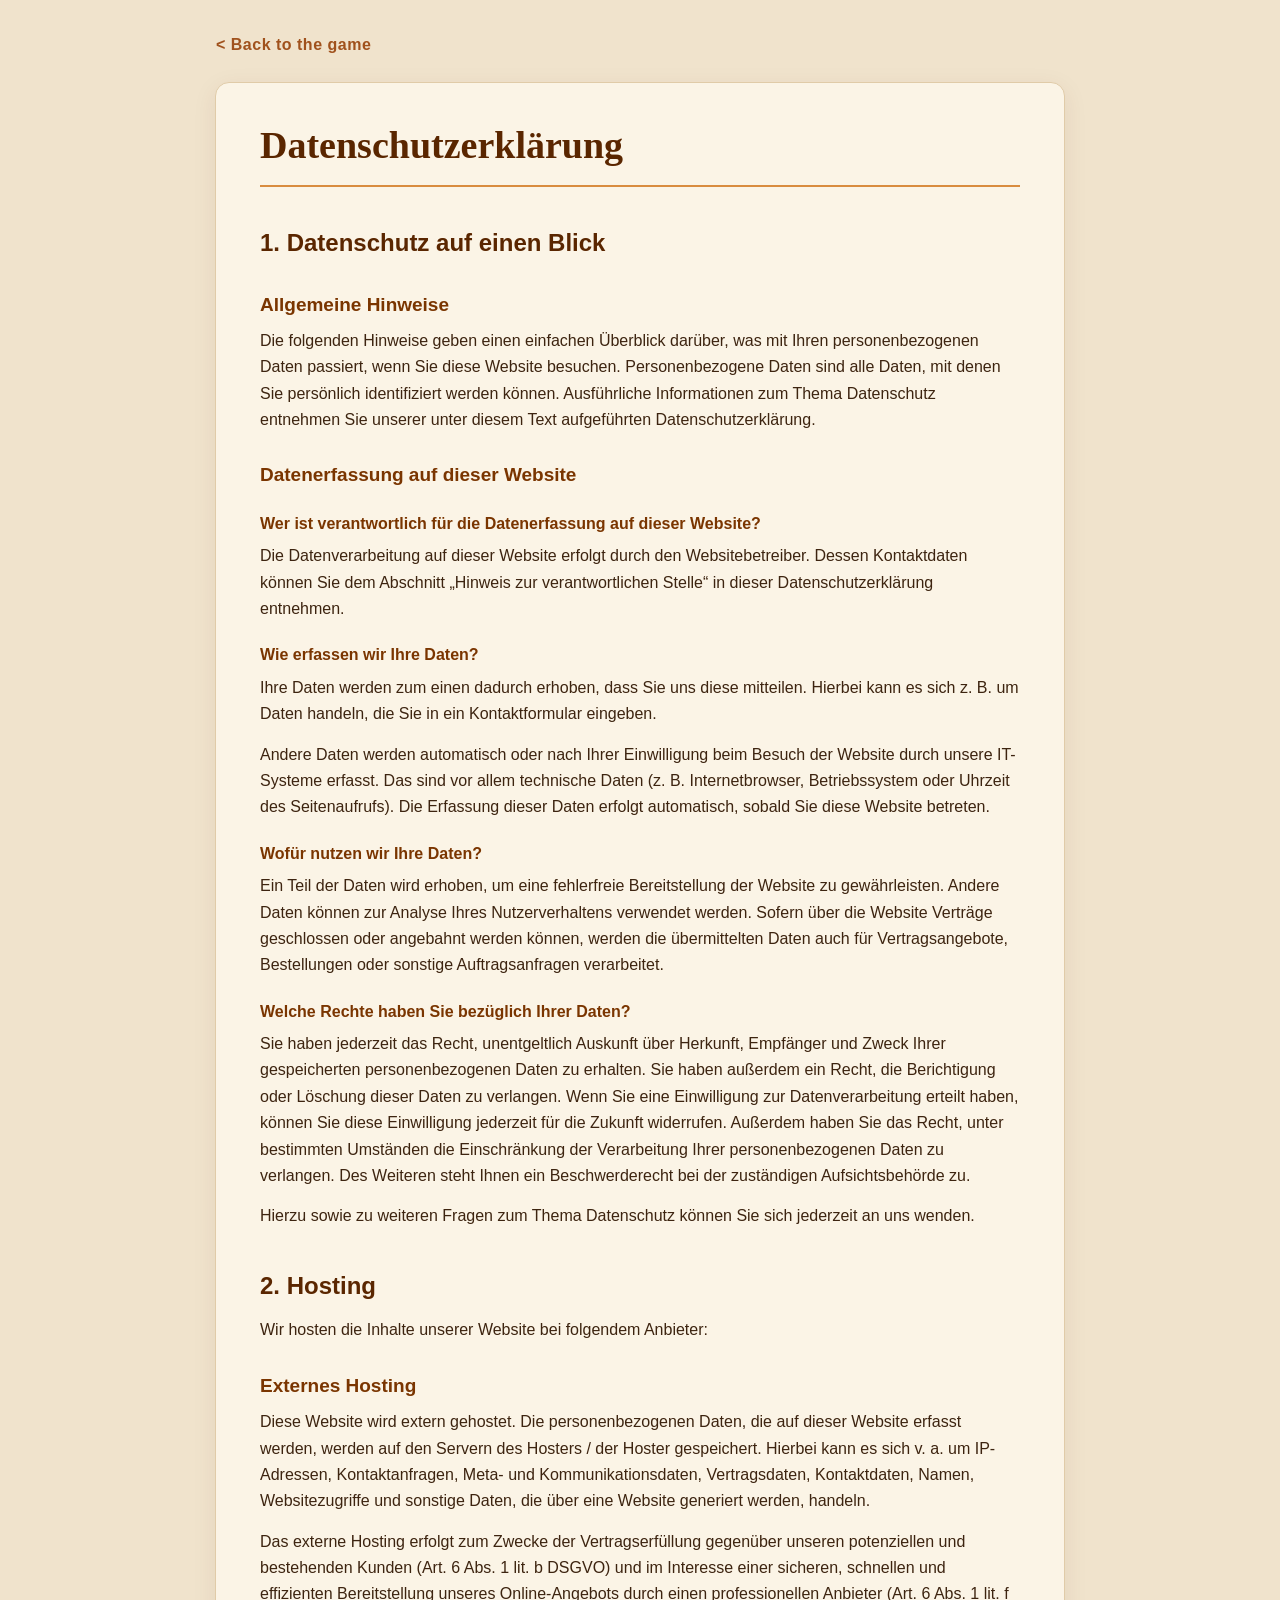
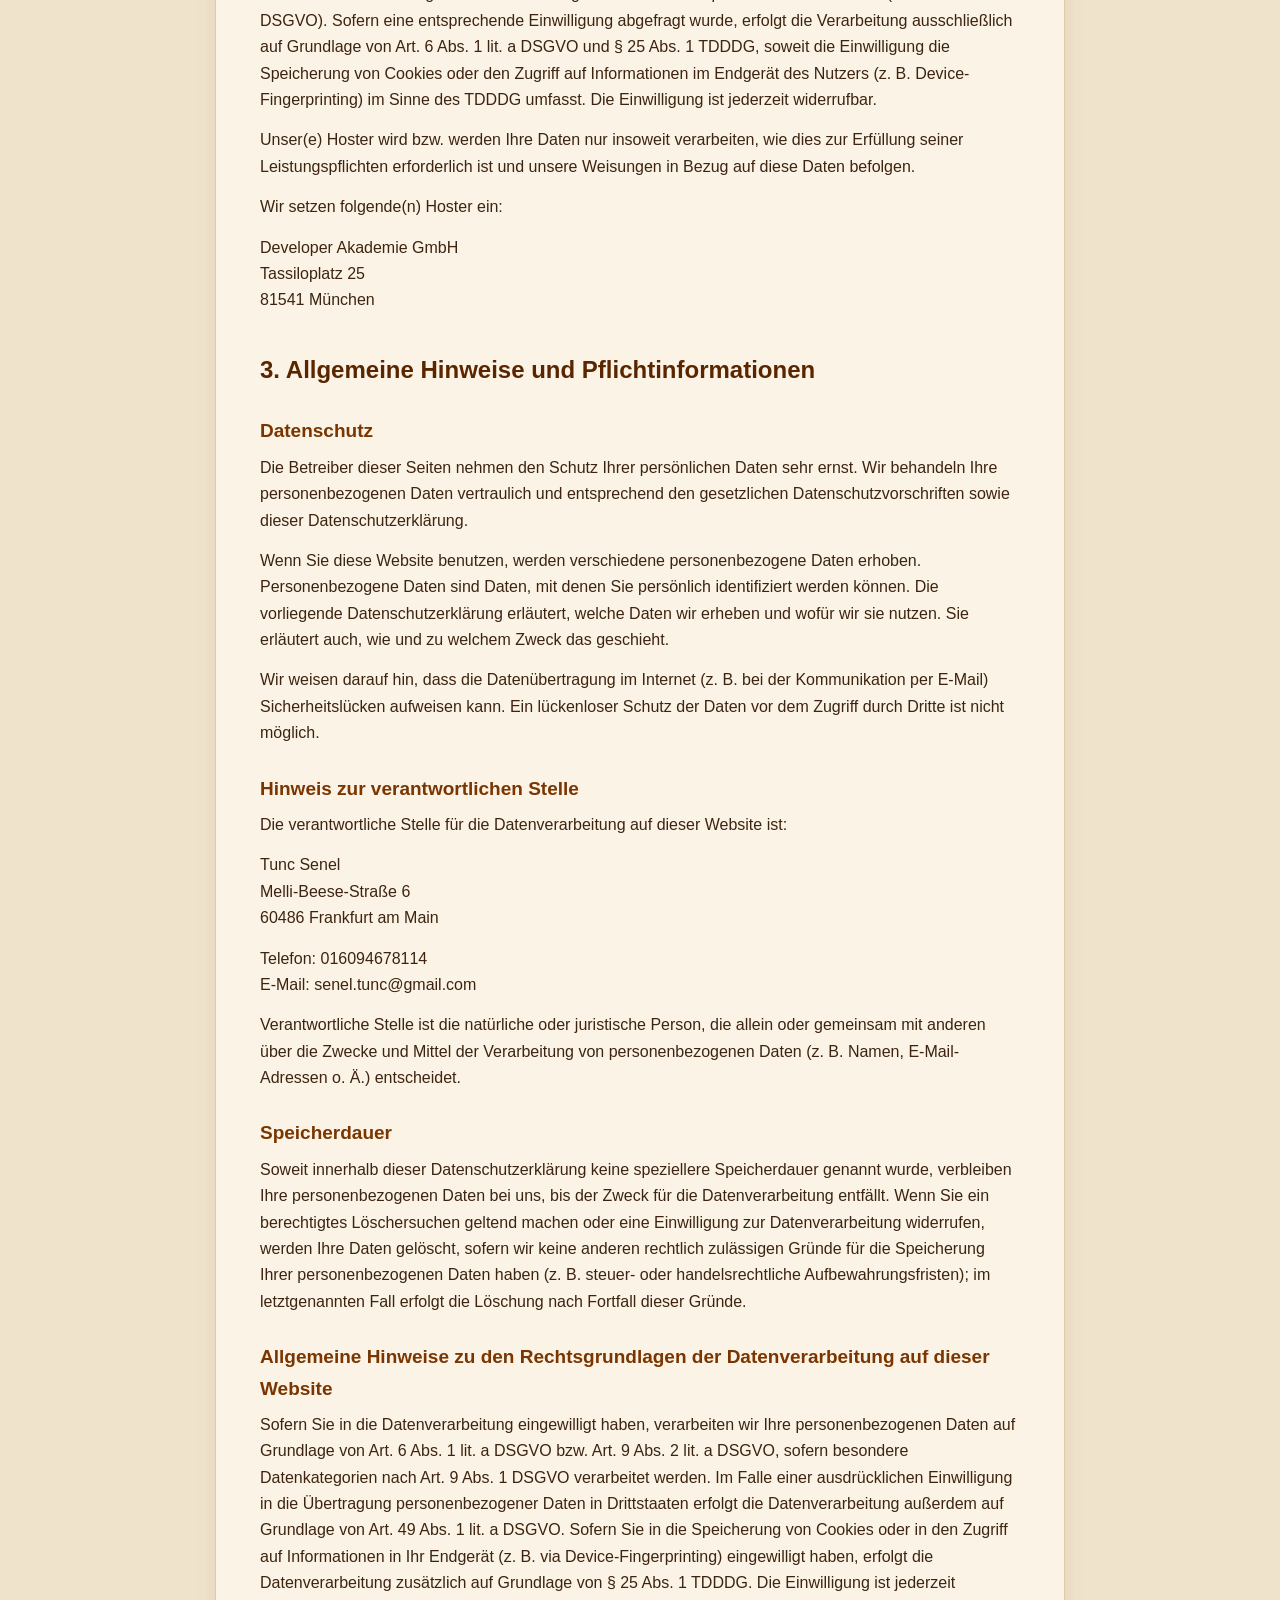
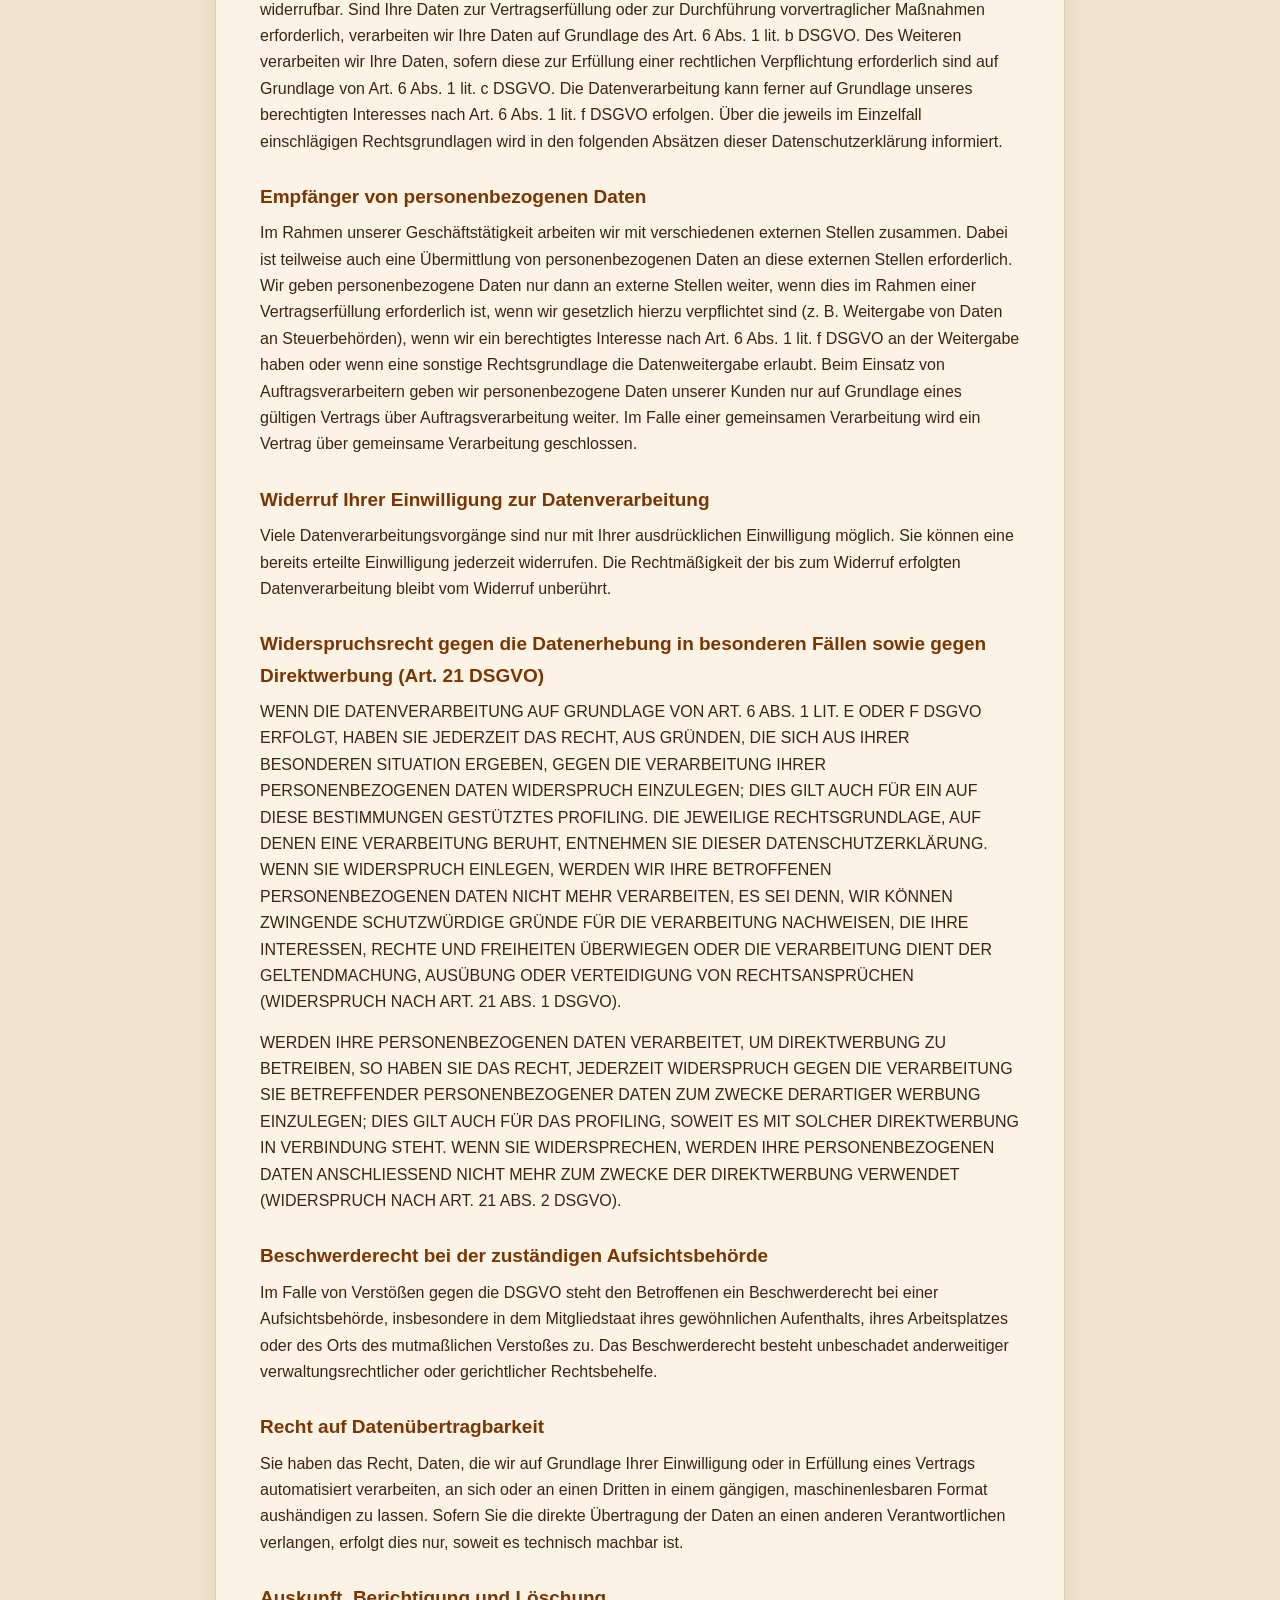
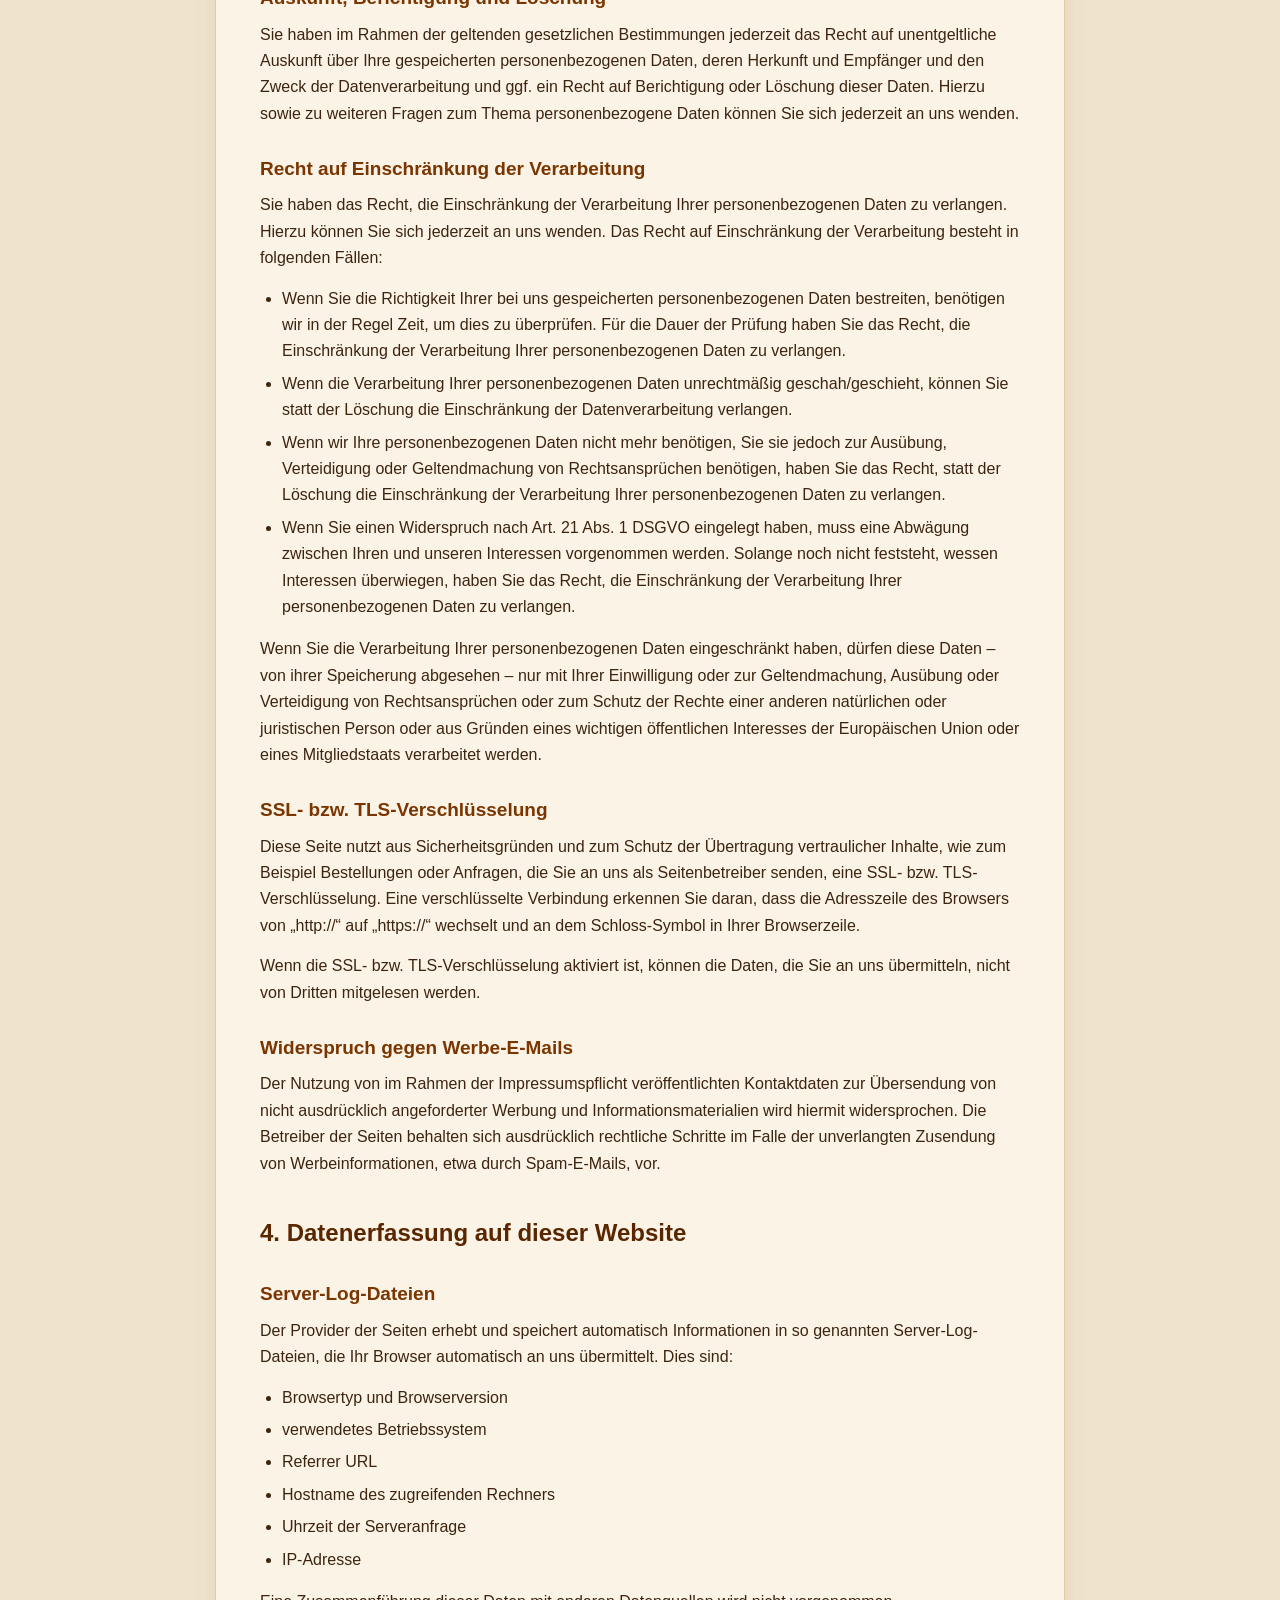
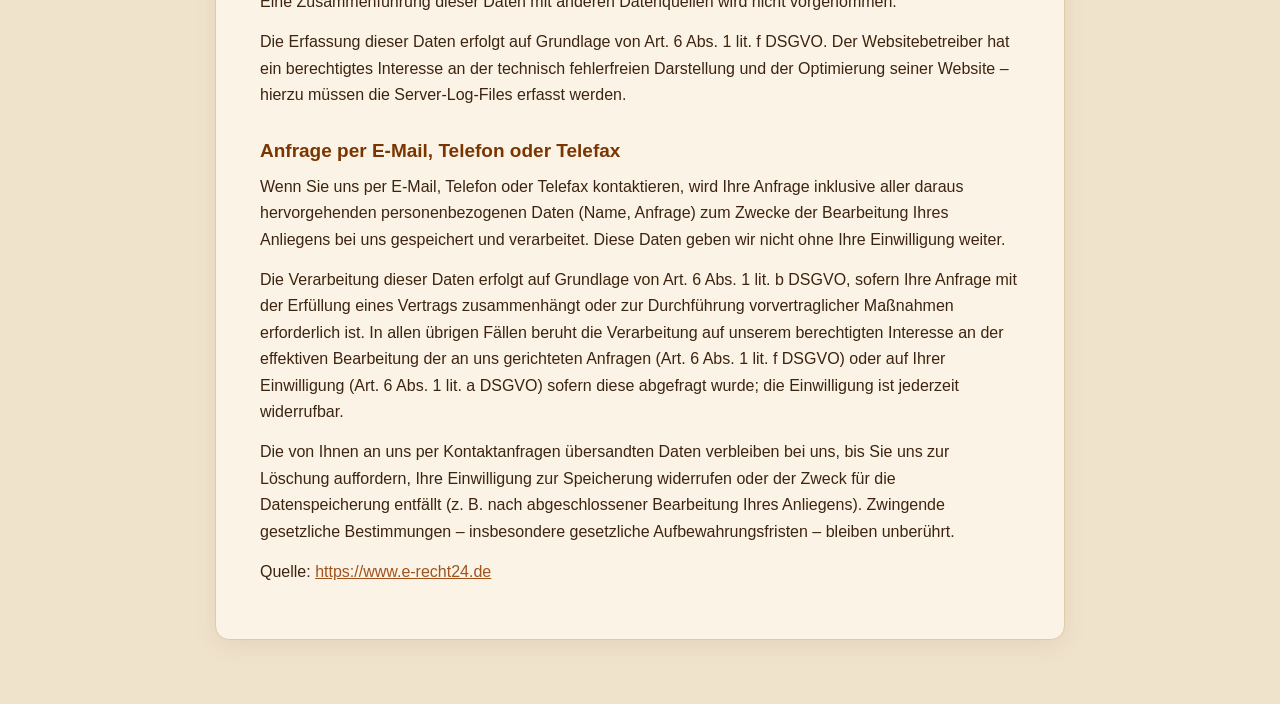
<file: footerpages/datenschutz.html>
<!DOCTYPE html>
<html lang="de">

    <head>

        <meta charset="utf-8">
        <meta http-equiv="X-UA-Compatible" content="IE=edge">
        <meta name="viewport" content="width=device-width, initial-scale=1.0">
        <title>Datenschutzerklärung – El Pollo Loco</title>

        <!-- FAVICONS -->
        <link rel="shortcut icon" href="../assets/img/icons/salsa_bottle.png" type="image/x-icon" id="favicon-icon"/>

        <!-- AUTOREN-STYLESHEET -->
        <link rel="stylesheet" type="text/css" href="../styles/legal.css">

    </head>

    <body class="legal-page">

        <!-- BACK TO GAME -->
        <a href="../index.html" class="legal-back-link">
            &lt; 
            <span>
                Back to the game
            </span>
        </a>

        <main class="legal-content">

            <h1 class="desktop-legal-header">Datenschutzerklärung</h1>
            <h1 class="mobile-legal-header">
                <span>
                    Datenschutz-
                </span>
                <span>
                    erklärung
                </span>

        <h2>1. Datenschutz auf einen Blick</h2>

        <h3>Allgemeine Hinweise</h3>

        <p>
            Die folgenden Hinweise geben einen einfachen Überblick darüber, was mit Ihren personenbezogenen Daten
            passiert, wenn Sie diese Website besuchen. Personenbezogene Daten sind alle Daten, mit denen Sie
            persönlich identifiziert werden können. Ausführliche Informationen zum Thema Datenschutz entnehmen Sie
            unserer unter diesem Text aufgeführten Datenschutzerklärung.
        </p>

        <h3>Datenerfassung auf dieser Website</h3>

        <h4>Wer ist verantwortlich für die Datenerfassung auf dieser Website?</h4>

        <p>
            Die Datenverarbeitung auf dieser Website erfolgt durch den Websitebetreiber. Dessen Kontaktdaten können
            Sie dem Abschnitt „Hinweis zur verantwortlichen Stelle“ in dieser Datenschutzerklärung entnehmen.
        </p>

        <h4>Wie erfassen wir Ihre Daten?</h4>

        <p>
            Ihre Daten werden zum einen dadurch erhoben, dass Sie uns diese mitteilen. Hierbei kann es sich z. B. um
            Daten handeln, die Sie in ein Kontaktformular eingeben.
        </p>

        <p>
            Andere Daten werden automatisch oder nach Ihrer Einwilligung beim Besuch der Website durch unsere
            IT-Systeme erfasst. Das sind vor allem technische Daten (z. B. Internetbrowser, Betriebssystem oder
            Uhrzeit des Seitenaufrufs). Die Erfassung dieser Daten erfolgt automatisch, sobald Sie diese Website
            betreten.
        </p>

        <h4>Wofür nutzen wir Ihre Daten?</h4>

        <p>
            Ein Teil der Daten wird erhoben, um eine fehlerfreie Bereitstellung der Website zu gewährleisten. Andere
            Daten können zur Analyse Ihres Nutzerverhaltens verwendet werden. Sofern über die Website Verträge
            geschlossen oder angebahnt werden können, werden die übermittelten Daten auch für Vertragsangebote,
            Bestellungen oder sonstige Auftragsanfragen verarbeitet.
        </p>

        <h4>Welche Rechte haben Sie bezüglich Ihrer Daten?</h4>

        <p>
            Sie haben jederzeit das Recht, unentgeltlich Auskunft über Herkunft, Empfänger und Zweck Ihrer
            gespeicherten personenbezogenen Daten zu erhalten. Sie haben außerdem ein Recht, die Berichtigung oder
            Löschung dieser Daten zu verlangen. Wenn Sie eine Einwilligung zur Datenverarbeitung erteilt haben,
            können Sie diese Einwilligung jederzeit für die Zukunft widerrufen. Außerdem haben Sie das Recht, unter
            bestimmten Umständen die Einschränkung der Verarbeitung Ihrer personenbezogenen Daten zu verlangen. Des
            Weiteren steht Ihnen ein Beschwerderecht bei der zuständigen Aufsichtsbehörde zu.
        </p>

        <p>
            Hierzu sowie zu weiteren Fragen zum Thema Datenschutz können Sie sich jederzeit an uns wenden.
        </p>

        <h2>2. Hosting</h2>

        <p>Wir hosten die Inhalte unserer Website bei folgendem Anbieter:</p>

        <h3>Externes Hosting</h3>

        <p>
            Diese Website wird extern gehostet. Die personenbezogenen Daten, die auf dieser Website erfasst werden,
            werden auf den Servern des Hosters / der Hoster gespeichert. Hierbei kann es sich v. a. um IP-Adressen,
            Kontaktanfragen, Meta- und Kommunikationsdaten, Vertragsdaten, Kontaktdaten, Namen, Websitezugriffe und
            sonstige Daten, die über eine Website generiert werden, handeln.
        </p>

        <p>
            Das externe Hosting erfolgt zum Zwecke der Vertragserfüllung gegenüber unseren potenziellen und
            bestehenden Kunden (Art. 6 Abs. 1 lit. b DSGVO) und im Interesse einer sicheren, schnellen und
            effizienten Bereitstellung unseres Online-Angebots durch einen professionellen Anbieter (Art. 6 Abs. 1
            lit. f DSGVO). Sofern eine entsprechende Einwilligung abgefragt wurde, erfolgt die Verarbeitung
            ausschließlich auf Grundlage von Art. 6 Abs. 1 lit. a DSGVO und § 25 Abs. 1 TDDDG, soweit die
            Einwilligung die Speicherung von Cookies oder den Zugriff auf Informationen im Endgerät des Nutzers
            (z. B. Device-Fingerprinting) im Sinne des TDDDG umfasst. Die Einwilligung ist jederzeit widerrufbar.
        </p>

        <p>
            Unser(e) Hoster wird bzw. werden Ihre Daten nur insoweit verarbeiten, wie dies zur Erfüllung seiner
            Leistungspflichten erforderlich ist und unsere Weisungen in Bezug auf diese Daten befolgen.
        </p>

        <p>Wir setzen folgende(n) Hoster ein:</p>

        <p>
            Developer Akademie GmbH<br>
            Tassiloplatz 25<br>
            81541 München
        </p>

        <h2>3. Allgemeine Hinweise und Pflichtinformationen</h2>

        <h3>Datenschutz</h3>

        <p>
            Die Betreiber dieser Seiten nehmen den Schutz Ihrer persönlichen Daten sehr ernst. Wir behandeln Ihre
            personenbezogenen Daten vertraulich und entsprechend den gesetzlichen Datenschutzvorschriften sowie
            dieser Datenschutzerklärung.
        </p>

        <p>
            Wenn Sie diese Website benutzen, werden verschiedene personenbezogene Daten erhoben. Personenbezogene
            Daten sind Daten, mit denen Sie persönlich identifiziert werden können. Die vorliegende
            Datenschutzerklärung erläutert, welche Daten wir erheben und wofür wir sie nutzen. Sie erläutert auch,
            wie und zu welchem Zweck das geschieht.
        </p>

        <p>
            Wir weisen darauf hin, dass die Datenübertragung im Internet (z. B. bei der Kommunikation per E-Mail)
            Sicherheitslücken aufweisen kann. Ein lückenloser Schutz der Daten vor dem Zugriff durch Dritte ist
            nicht möglich.
        </p>

        <h3>Hinweis zur verantwortlichen Stelle</h3>

        <p>Die verantwortliche Stelle für die Datenverarbeitung auf dieser Website ist:</p>

        <p>
            Tunc Senel<br>
            Melli-Beese-Straße 6<br>
            60486 Frankfurt am Main
        </p>

        <p>
            Telefon: 016094678114<br>
            E-Mail: senel.tunc@gmail.com
        </p>

        <p>
            Verantwortliche Stelle ist die natürliche oder juristische Person, die allein oder gemeinsam mit anderen
            über die Zwecke und Mittel der Verarbeitung von personenbezogenen Daten (z. B. Namen, E-Mail-Adressen
            o. Ä.) entscheidet.
        </p>

        <h3>Speicherdauer</h3>

        <p>
            Soweit innerhalb dieser Datenschutzerklärung keine speziellere Speicherdauer genannt wurde, verbleiben
            Ihre personenbezogenen Daten bei uns, bis der Zweck für die Datenverarbeitung entfällt. Wenn Sie ein
            berechtigtes Löschersuchen geltend machen oder eine Einwilligung zur Datenverarbeitung widerrufen,
            werden Ihre Daten gelöscht, sofern wir keine anderen rechtlich zulässigen Gründe für die Speicherung
            Ihrer personenbezogenen Daten haben (z. B. steuer- oder handelsrechtliche Aufbewahrungsfristen); im
            letztgenannten Fall erfolgt die Löschung nach Fortfall dieser Gründe.
        </p>

        <h3>Allgemeine Hinweise zu den Rechtsgrundlagen der Datenverarbeitung auf dieser Website</h3>

        <p>
            Sofern Sie in die Datenverarbeitung eingewilligt haben, verarbeiten wir Ihre personenbezogenen Daten auf
            Grundlage von Art. 6 Abs. 1 lit. a DSGVO bzw. Art. 9 Abs. 2 lit. a DSGVO, sofern besondere
            Datenkategorien nach Art. 9 Abs. 1 DSGVO verarbeitet werden. Im Falle einer ausdrücklichen Einwilligung
            in die Übertragung personenbezogener Daten in Drittstaaten erfolgt die Datenverarbeitung außerdem auf
            Grundlage von Art. 49 Abs. 1 lit. a DSGVO. Sofern Sie in die Speicherung von Cookies oder in den Zugriff
            auf Informationen in Ihr Endgerät (z. B. via Device-Fingerprinting) eingewilligt haben, erfolgt die
            Datenverarbeitung zusätzlich auf Grundlage von § 25 Abs. 1 TDDDG. Die Einwilligung ist jederzeit
            widerrufbar. Sind Ihre Daten zur Vertragserfüllung oder zur Durchführung vorvertraglicher Maßnahmen
            erforderlich, verarbeiten wir Ihre Daten auf Grundlage des Art. 6 Abs. 1 lit. b DSGVO. Des Weiteren
            verarbeiten wir Ihre Daten, sofern diese zur Erfüllung einer rechtlichen Verpflichtung erforderlich sind
            auf Grundlage von Art. 6 Abs. 1 lit. c DSGVO. Die Datenverarbeitung kann ferner auf Grundlage unseres
            berechtigten Interesses nach Art. 6 Abs. 1 lit. f DSGVO erfolgen. Über die jeweils im Einzelfall
            einschlägigen Rechtsgrundlagen wird in den folgenden Absätzen dieser Datenschutzerklärung informiert.
        </p>

        <h3>Empfänger von personenbezogenen Daten</h3>

        <p>
            Im Rahmen unserer Geschäftstätigkeit arbeiten wir mit verschiedenen externen Stellen zusammen. Dabei ist
            teilweise auch eine Übermittlung von personenbezogenen Daten an diese externen Stellen erforderlich. Wir
            geben personenbezogene Daten nur dann an externe Stellen weiter, wenn dies im Rahmen einer
            Vertragserfüllung erforderlich ist, wenn wir gesetzlich hierzu verpflichtet sind (z. B. Weitergabe von
            Daten an Steuerbehörden), wenn wir ein berechtigtes Interesse nach Art. 6 Abs. 1 lit. f DSGVO an der
            Weitergabe haben oder wenn eine sonstige Rechtsgrundlage die Datenweitergabe erlaubt. Beim Einsatz von
            Auftragsverarbeitern geben wir personenbezogene Daten unserer Kunden nur auf Grundlage eines gültigen
            Vertrags über Auftragsverarbeitung weiter. Im Falle einer gemeinsamen Verarbeitung wird ein Vertrag über
            gemeinsame Verarbeitung geschlossen.
        </p>

        <h3>Widerruf Ihrer Einwilligung zur Datenverarbeitung</h3>

        <p>
            Viele Datenverarbeitungsvorgänge sind nur mit Ihrer ausdrücklichen Einwilligung möglich. Sie können eine
            bereits erteilte Einwilligung jederzeit widerrufen. Die Rechtmäßigkeit der bis zum Widerruf erfolgten
            Datenverarbeitung bleibt vom Widerruf unberührt.
        </p>

        <h3>Widerspruchsrecht gegen die Datenerhebung in besonderen Fällen sowie gegen Direktwerbung (Art. 21 DSGVO)</h3>

        <p>
            WENN DIE DATENVERARBEITUNG AUF GRUNDLAGE VON ART. 6 ABS. 1 LIT. E ODER F DSGVO ERFOLGT, HABEN SIE
            JEDERZEIT DAS RECHT, AUS GRÜNDEN, DIE SICH AUS IHRER BESONDEREN SITUATION ERGEBEN, GEGEN DIE
            VERARBEITUNG IHRER PERSONENBEZOGENEN DATEN WIDERSPRUCH EINZULEGEN; DIES GILT AUCH FÜR EIN AUF DIESE
            BESTIMMUNGEN GESTÜTZTES PROFILING. DIE JEWEILIGE RECHTSGRUNDLAGE, AUF DENEN EINE VERARBEITUNG BERUHT,
            ENTNEHMEN SIE DIESER DATENSCHUTZERKLÄRUNG. WENN SIE WIDERSPRUCH EINLEGEN, WERDEN WIR IHRE BETROFFENEN
            PERSONENBEZOGENEN DATEN NICHT MEHR VERARBEITEN, ES SEI DENN, WIR KÖNNEN ZWINGENDE SCHUTZWÜRDIGE GRÜNDE
            FÜR DIE VERARBEITUNG NACHWEISEN, DIE IHRE INTERESSEN, RECHTE UND FREIHEITEN ÜBERWIEGEN ODER DIE
            VERARBEITUNG DIENT DER GELTENDMACHUNG, AUSÜBUNG ODER VERTEIDIGUNG VON RECHTSANSPRÜCHEN (WIDERSPRUCH NACH
            ART. 21 ABS. 1 DSGVO).
        </p>

        <p>
            WERDEN IHRE PERSONENBEZOGENEN DATEN VERARBEITET, UM DIREKTWERBUNG ZU BETREIBEN, SO HABEN SIE DAS RECHT,
            JEDERZEIT WIDERSPRUCH GEGEN DIE VERARBEITUNG SIE BETREFFENDER PERSONENBEZOGENER DATEN ZUM ZWECKE
            DERARTIGER WERBUNG EINZULEGEN; DIES GILT AUCH FÜR DAS PROFILING, SOWEIT ES MIT SOLCHER DIREKTWERBUNG IN
            VERBINDUNG STEHT. WENN SIE WIDERSPRECHEN, WERDEN IHRE PERSONENBEZOGENEN DATEN ANSCHLIESSEND NICHT MEHR
            ZUM ZWECKE DER DIREKTWERBUNG VERWENDET (WIDERSPRUCH NACH ART. 21 ABS. 2 DSGVO).
        </p>

        <h3>Beschwerderecht bei der zuständigen Aufsichtsbehörde</h3>

        <p>
            Im Falle von Verstößen gegen die DSGVO steht den Betroffenen ein Beschwerderecht bei einer
            Aufsichtsbehörde, insbesondere in dem Mitgliedstaat ihres gewöhnlichen Aufenthalts, ihres Arbeitsplatzes
            oder des Orts des mutmaßlichen Verstoßes zu. Das Beschwerderecht besteht unbeschadet anderweitiger
            verwaltungsrechtlicher oder gerichtlicher Rechtsbehelfe.
        </p>

        <h3>Recht auf Datenübertragbarkeit</h3>

        <p>
            Sie haben das Recht, Daten, die wir auf Grundlage Ihrer Einwilligung oder in Erfüllung eines Vertrags
            automatisiert verarbeiten, an sich oder an einen Dritten in einem gängigen, maschinenlesbaren Format
            aushändigen zu lassen. Sofern Sie die direkte Übertragung der Daten an einen anderen Verantwortlichen
            verlangen, erfolgt dies nur, soweit es technisch machbar ist.
        </p>

        <h3>Auskunft, Berichtigung und Löschung</h3>

        <p>
            Sie haben im Rahmen der geltenden gesetzlichen Bestimmungen jederzeit das Recht auf unentgeltliche
            Auskunft über Ihre gespeicherten personenbezogenen Daten, deren Herkunft und Empfänger und den Zweck der
            Datenverarbeitung und ggf. ein Recht auf Berichtigung oder Löschung dieser Daten. Hierzu sowie zu
            weiteren Fragen zum Thema personenbezogene Daten können Sie sich jederzeit an uns wenden.
        </p>

        <h3>Recht auf Einschränkung der Verarbeitung</h3>

        <p>
            Sie haben das Recht, die Einschränkung der Verarbeitung Ihrer personenbezogenen Daten zu verlangen.
            Hierzu können Sie sich jederzeit an uns wenden. Das Recht auf Einschränkung der Verarbeitung besteht in
            folgenden Fällen:
        </p>

        <ul>
            <li>
                Wenn Sie die Richtigkeit Ihrer bei uns gespeicherten personenbezogenen Daten bestreiten, benötigen
                wir in der Regel Zeit, um dies zu überprüfen. Für die Dauer der Prüfung haben Sie das Recht, die
                Einschränkung der Verarbeitung Ihrer personenbezogenen Daten zu verlangen.
            </li>
            <li>
                Wenn die Verarbeitung Ihrer personenbezogenen Daten unrechtmäßig geschah/geschieht, können Sie statt
                der Löschung die Einschränkung der Datenverarbeitung verlangen.
            </li>
            <li>
                Wenn wir Ihre personenbezogenen Daten nicht mehr benötigen, Sie sie jedoch zur Ausübung,
                Verteidigung oder Geltendmachung von Rechtsansprüchen benötigen, haben Sie das Recht, statt der
                Löschung die Einschränkung der Verarbeitung Ihrer personenbezogenen Daten zu verlangen.
            </li>
            <li>
                Wenn Sie einen Widerspruch nach Art. 21 Abs. 1 DSGVO eingelegt haben, muss eine Abwägung zwischen
                Ihren und unseren Interessen vorgenommen werden. Solange noch nicht feststeht, wessen Interessen
                überwiegen, haben Sie das Recht, die Einschränkung der Verarbeitung Ihrer personenbezogenen Daten zu
                verlangen.
            </li>
        </ul>

        <p>
            Wenn Sie die Verarbeitung Ihrer personenbezogenen Daten eingeschränkt haben, dürfen diese Daten – von
            ihrer Speicherung abgesehen – nur mit Ihrer Einwilligung oder zur Geltendmachung, Ausübung oder
            Verteidigung von Rechtsansprüchen oder zum Schutz der Rechte einer anderen natürlichen oder juristischen
            Person oder aus Gründen eines wichtigen öffentlichen Interesses der Europäischen Union oder eines
            Mitgliedstaats verarbeitet werden.
        </p>

        <h3>SSL- bzw. TLS-Verschlüsselung</h3>

        <p>
            Diese Seite nutzt aus Sicherheitsgründen und zum Schutz der Übertragung vertraulicher Inhalte, wie zum
            Beispiel Bestellungen oder Anfragen, die Sie an uns als Seitenbetreiber senden, eine SSL- bzw.
            TLS-Verschlüsselung. Eine verschlüsselte Verbindung erkennen Sie daran, dass die Adresszeile des
            Browsers von „http://“ auf „https://“ wechselt und an dem Schloss-Symbol in Ihrer Browserzeile.
        </p>

        <p>
            Wenn die SSL- bzw. TLS-Verschlüsselung aktiviert ist, können die Daten, die Sie an uns übermitteln,
            nicht von Dritten mitgelesen werden.
        </p>

        <h3>Widerspruch gegen Werbe-E-Mails</h3>

        <p>
            Der Nutzung von im Rahmen der Impressumspflicht veröffentlichten Kontaktdaten zur Übersendung von nicht
            ausdrücklich angeforderter Werbung und Informationsmaterialien wird hiermit widersprochen. Die Betreiber
            der Seiten behalten sich ausdrücklich rechtliche Schritte im Falle der unverlangten Zusendung von
            Werbeinformationen, etwa durch Spam-E-Mails, vor.
        </p>

        <h2>4. Datenerfassung auf dieser Website</h2>

        <h3>Server-Log-Dateien</h3>

        <p>
            Der Provider der Seiten erhebt und speichert automatisch Informationen in so genannten Server-Log-Dateien,
            die Ihr Browser automatisch an uns übermittelt. Dies sind:
        </p>

        <ul>
            <li>Browsertyp und Browserversion</li>
            <li>verwendetes Betriebssystem</li>
            <li>Referrer URL</li>
            <li>Hostname des zugreifenden Rechners</li>
            <li>Uhrzeit der Serveranfrage</li>
            <li>IP-Adresse</li>
        </ul>

        <p>Eine Zusammenführung dieser Daten mit anderen Datenquellen wird nicht vorgenommen.</p>

        <p>
            Die Erfassung dieser Daten erfolgt auf Grundlage von Art. 6 Abs. 1 lit. f DSGVO. Der Websitebetreiber hat
            ein berechtigtes Interesse an der technisch fehlerfreien Darstellung und der Optimierung seiner Website –
            hierzu müssen die Server-Log-Files erfasst werden.
        </p>

        <h3>Anfrage per E-Mail, Telefon oder Telefax</h3>

        <p>
            Wenn Sie uns per E-Mail, Telefon oder Telefax kontaktieren, wird Ihre Anfrage inklusive aller daraus
            hervorgehenden personenbezogenen Daten (Name, Anfrage) zum Zwecke der Bearbeitung Ihres Anliegens bei uns
            gespeichert und verarbeitet. Diese Daten geben wir nicht ohne Ihre Einwilligung weiter.
        </p>

        <p>
            Die Verarbeitung dieser Daten erfolgt auf Grundlage von Art. 6 Abs. 1 lit. b DSGVO, sofern Ihre Anfrage
            mit der Erfüllung eines Vertrags zusammenhängt oder zur Durchführung vorvertraglicher Maßnahmen
            erforderlich ist. In allen übrigen Fällen beruht die Verarbeitung auf unserem berechtigten Interesse an
            der effektiven Bearbeitung der an uns gerichteten Anfragen (Art. 6 Abs. 1 lit. f DSGVO) oder auf Ihrer
            Einwilligung (Art. 6 Abs. 1 lit. a DSGVO) sofern diese abgefragt wurde; die Einwilligung ist jederzeit
            widerrufbar.
        </p>

        <p>
            Die von Ihnen an uns per Kontaktanfragen übersandten Daten verbleiben bei uns, bis Sie uns zur Löschung
            auffordern, Ihre Einwilligung zur Speicherung widerrufen oder der Zweck für die Datenspeicherung entfällt
            (z. B. nach abgeschlossener Bearbeitung Ihres Anliegens). Zwingende gesetzliche Bestimmungen –
            insbesondere gesetzliche Aufbewahrungsfristen – bleiben unberührt.
        </p>

        <!-- SOURCE & BACK TO GAME -->
        <p>
            Quelle:
            <a href="https://www.e-recht24.de" target="_blank" rel="noopener">https://www.e-recht24.de</a>
        </p>

        </main>

    </body>

</html>
</file>
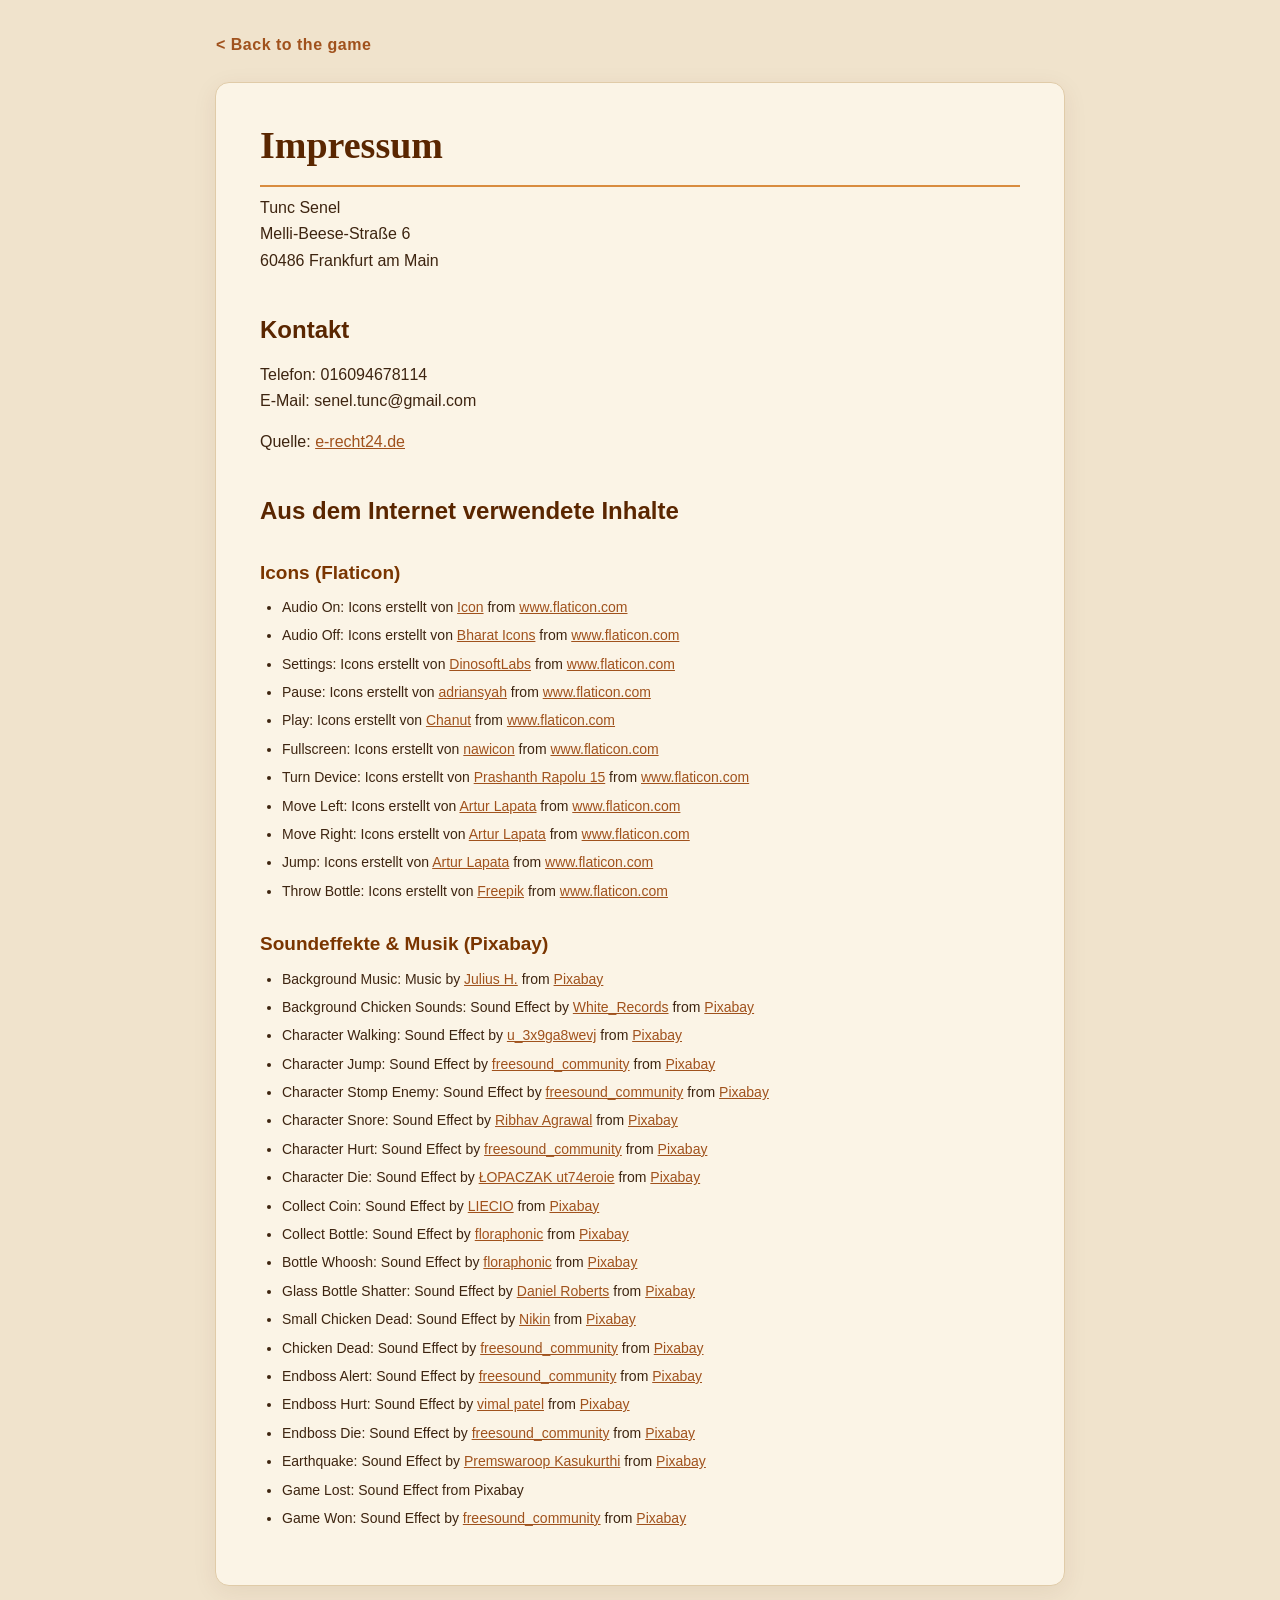
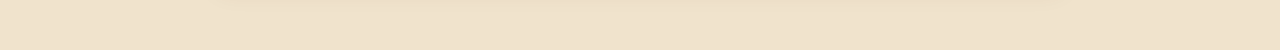
<file: footerpages/impressum.html>
<!DOCTYPE html>
<html lang="de">

    <head>

        <meta charset="utf-8">
        <meta http-equiv="X-UA-Compatible" content="IE=edge">
        <meta name="viewport" content="width=device-width, initial-scale=1.0">
        <title>Impressum – El Pollo Loco</title>

        <!-- FAVICONS -->
        <link rel="shortcut icon" href="../assets/img/icons/salsa_bottle.png" type="image/x-icon" id="favicon-icon"/>

        <!-- AUTOREN-STYLESHEET -->
        <link rel="stylesheet" type="text/css" href="../styles/legal.css">

    </head>

    <body class="legal-page">

        <!-- BACK TO GAME -->
        <a href="../index.html" class="legal-back-link">
            &lt; 
            <span>
                Back to the game
            </span>
        </a>

        <main class="legal-content">

            <!-- ADDRESS -->
            <h1>Impressum</h1>

            <p>
                Tunc Senel<br>
                Melli-Beese-Straße 6<br>
                60486 Frankfurt am Main
            </p>

            <!-- CONTACT -->
            <h2>Kontakt</h2>

            <p>
                Telefon: 016094678114<br>
                E-Mail: senel.tunc@gmail.com
            </p>

            <p>
                Quelle:
                <a href="https://www.e-recht24.de" target="_blank" rel="noopener">e-recht24.de</a>
            </p>

            <!-- CREDITS -->
            <h2>Aus dem Internet verwendete Inhalte</h2>

            <!-- CREDITS: ICONS -->
            <h3>Icons (Flaticon)</h3>

            <ul class="credits-list">
                <li>Audio On: Icons erstellt von <a href="https://www.flaticon.com/de/autoren/icon" target="_blank" rel="noopener">Icon</a> from <a href="https://www.flaticon.com/de/" target="_blank" rel="noopener">www.flaticon.com</a></li>
                <li>Audio Off: Icons erstellt von <a href="https://www.flaticon.com/de/autoren/bharat-icons" target="_blank" rel="noopener">Bharat Icons</a> from <a href="https://www.flaticon.com/de/" target="_blank" rel="noopener">www.flaticon.com</a></li>
                <li>Settings: Icons erstellt von <a href="https://www.flaticon.com/de/autoren/dinosoftlabs" target="_blank" rel="noopener">DinosoftLabs</a> from <a href="https://www.flaticon.com/de/" target="_blank" rel="noopener">www.flaticon.com</a></li>
                <li>Pause: Icons erstellt von <a href="https://www.flaticon.com/de/autoren/adriansyah" target="_blank" rel="noopener">adriansyah</a> from <a href="https://www.flaticon.com/de/" target="_blank" rel="noopener">www.flaticon.com</a></li>
                <li>Play: Icons erstellt von <a href="https://www.flaticon.com/de/autoren/chanut" target="_blank" rel="noopener">Chanut</a> from <a href="https://www.flaticon.com/de/" target="_blank" rel="noopener">www.flaticon.com</a></li>
                <li>Fullscreen: Icons erstellt von <a href="https://www.flaticon.com/de/autoren/nawicon" target="_blank" rel="noopener">nawicon</a> from <a href="https://www.flaticon.com/de/" target="_blank" rel="noopener">www.flaticon.com</a></li>
                <li>Turn Device: Icons erstellt von <a href="https://www.flaticon.com/de/autoren/prashanth-rapolu-15" target="_blank" rel="noopener">Prashanth Rapolu 15</a> from <a href="https://www.flaticon.com/de/" target="_blank" rel="noopener">www.flaticon.com</a></li>
                <li>Move Left: Icons erstellt von <a href="https://www.flaticon.com/de/autoren/artur-lapata" target="_blank" rel="noopener">Artur Lapata</a> from <a href="https://www.flaticon.com/de/" target="_blank" rel="noopener">www.flaticon.com</a></li>
                <li>Move Right: Icons erstellt von <a href="https://www.flaticon.com/de/autoren/artur-lapata" target="_blank" rel="noopener">Artur Lapata</a> from <a href="https://www.flaticon.com/de/" target="_blank" rel="noopener">www.flaticon.com</a></li>
                <li>Jump: Icons erstellt von <a href="https://www.flaticon.com/de/autoren/artur-lapata" target="_blank" rel="noopener">Artur Lapata</a> from <a href="https://www.flaticon.com/de/" target="_blank" rel="noopener">www.flaticon.com</a></li>
                <li>Throw Bottle: Icons erstellt von <a href="https://www.flaticon.com/de/autoren/freepik" target="_blank" rel="noopener">Freepik</a> from <a href="https://www.flaticon.com/de/" target="_blank" rel="noopener">www.flaticon.com</a></li>
            </ul>

            <!-- CREDITS: SOUND & MUSIC -->
            <h3>Soundeffekte &amp; Musik (Pixabay)</h3>

            <ul class="credits-list">
                <li>Background Music: Music by <a href="https://pixabay.com/de/users/juliush-3921568/" target="_blank" rel="noopener">Julius H.</a> from <a href="https://pixabay.com/" target="_blank" rel="noopener">Pixabay</a></li>
                <li>Background Chicken Sounds: Sound Effect by <a href="https://pixabay.com/de/users/white_records-32584949/" target="_blank" rel="noopener">White_Records</a> from <a href="https://pixabay.com/" target="_blank" rel="noopener">Pixabay</a></li>
                <li>Character Walking: Sound Effect by <a href="https://pixabay.com/de/users/u_3x9ga8wevj-47448190/" target="_blank" rel="noopener">u_3x9ga8wevj</a> from <a href="https://pixabay.com/" target="_blank" rel="noopener">Pixabay</a></li>
                <li>Character Jump: Sound Effect by <a href="https://pixabay.com/de/users/freesound_community-46691455/" target="_blank" rel="noopener">freesound_community</a> from <a href="https://pixabay.com/" target="_blank" rel="noopener">Pixabay</a></li>
                <li>Character Stomp Enemy: Sound Effect by <a href="https://pixabay.com/de/users/freesound_community-46691455/" target="_blank" rel="noopener">freesound_community</a> from <a href="https://pixabay.com/" target="_blank" rel="noopener">Pixabay</a></li>
                <li>Character Snore: Sound Effect by <a href="https://pixabay.com/de/users/ribhavagrawal-39286533/" target="_blank" rel="noopener">Ribhav Agrawal</a> from <a href="https://pixabay.com/" target="_blank" rel="noopener">Pixabay</a></li>
                <li>Character Hurt: Sound Effect by <a href="https://pixabay.com/users/freesound_community-46691455/" target="_blank" rel="noopener">freesound_community</a> from <a href="https://pixabay.com/" target="_blank" rel="noopener">Pixabay</a></li>
                <li>Character Die: Sound Effect by <a href="https://pixabay.com/de/users/cookiecheese-52527796/" target="_blank" rel="noopener">ŁOPACZAK ut74eroie</a> from <a href="https://pixabay.com/" target="_blank" rel="noopener">Pixabay</a></li>
                <li>Collect Coin: Sound Effect by <a href="https://pixabay.com/de/users/liecio-3298866/" target="_blank" rel="noopener">LIECIO</a> from <a href="https://pixabay.com/" target="_blank" rel="noopener">Pixabay</a></li>
                <li>Collect Bottle: Sound Effect by <a href="https://pixabay.com/de/users/floraphonic-38928062/" target="_blank" rel="noopener">floraphonic</a> from <a href="https://pixabay.com/" target="_blank" rel="noopener">Pixabay</a></li>
                <li>Bottle Whoosh: Sound Effect by <a href="https://pixabay.com/de/users/floraphonic-38928062/" target="_blank" rel="noopener">floraphonic</a> from <a href="https://pixabay.com/" target="_blank" rel="noopener">Pixabay</a></li>
                <li>Glass Bottle Shatter: Sound Effect by <a href="https://pixabay.com/de/users/blendertimer-9538909/" target="_blank" rel="noopener">Daniel Roberts</a> from <a href="https://pixabay.com/" target="_blank" rel="noopener">Pixabay</a></li>
                <li>Small Chicken Dead: Sound Effect by <a href="https://pixabay.com/de/users/nikin-253338/" target="_blank" rel="noopener">Nikin</a> from <a href="https://pixabay.com/" target="_blank" rel="noopener">Pixabay</a></li>
                <li>Chicken Dead: Sound Effect by <a href="https://pixabay.com/de/users/freesound_community-46691455/" target="_blank" rel="noopener">freesound_community</a> from <a href="https://pixabay.com/" target="_blank" rel="noopener">Pixabay</a></li>
                <li>Endboss Alert: Sound Effect by <a href="https://pixabay.com/de/users/freesound_community-46691455/" target="_blank" rel="noopener">freesound_community</a> from <a href="https://pixabay.com/" target="_blank" rel="noopener">Pixabay</a></li>
                <li>Endboss Hurt: Sound Effect by <a href="https://pixabay.com/de/users/digitalstore07-48301686/" target="_blank" rel="noopener">vimal patel</a> from <a href="https://pixabay.com/" target="_blank" rel="noopener">Pixabay</a></li>
                <li>Endboss Die: Sound Effect by <a href="https://pixabay.com/de/users/freesound_community-46691455/" target="_blank" rel="noopener">freesound_community</a> from <a href="https://pixabay.com/" target="_blank" rel="noopener">Pixabay</a></li>
                <li>Earthquake: Sound Effect by <a href="https://pixabay.com/de/users/premswaroopkasukurthi-9211462/" target="_blank" rel="noopener">Premswaroop Kasukurthi</a> from <a href="https://pixabay.com/" target="_blank" rel="noopener">Pixabay</a></li>
                <li>Game Lost: Sound Effect from Pixabay</li>
                <li>Game Won: Sound Effect by <a href="https://pixabay.com/de/users/freesound_community-46691455/" target="_blank" rel="noopener">freesound_community</a> from <a href="https://pixabay.com/" target="_blank" rel="noopener">Pixabay</a></li>
            </ul>

        </main>

    </body>

</html>
</file>
<file: styles/legal.css>
/* === LEGAL PAGES (Impressum & Datenschutz) ===
   Shared styling for the legal pages: a calm, sand-toned layout that matches the
   game's desert theme while staying professional and easy to read. */

/* === GLOBAL === */
body {
    margin: 0;
    padding: 0;
    background-color: #f0e3cc;
    color: #3d2410;
    font-family: Arial, Helvetica, sans-serif;
    font-size: 16px;
    line-height: 1.65;
}

/* === PAGE FRAME === */
.legal-page {
    min-height: 100vh;
    padding: 32px 24px 64px;
    box-sizing: border-box;
}

/* === BACK TO GAME (top) === */
.legal-back-link {
    display: block;
    max-width: 848px;
    margin: 0 auto 24px;
    width: 100%;
    color: #a0521d;
    font-size: 16px;
    font-weight: bold;
    letter-spacing: 0.5px;
    text-decoration: none;
}

.legal-back-link:hover {
    color: #7a3500;
}

.legal-back-link:hover span {
    color: #7a3500;
    text-decoration: underline;
}


/* === CONTENT CARD === */
.legal-content {
    max-width: 760px;
    margin: 0 auto;
    padding: 40px 44px;
    background-color: #fbf4e6;
    border: 1px solid #e0cba8;
    border-radius: 14px;
    box-shadow: 0 6px 24px rgba(90, 38, 0, 0.08);
}

/* === TYPOGRAPHY === */
.legal-content h1 {
    margin: 0 0 8px;
    padding: 0 0 16px;
    border-bottom: 2px solid #d98c3f;
    font-family: 'Rye', Georgia, serif;
    font-size: 38px;
    line-height: 1.2;
    color: #5a2600;
}

.mobile-legal-header {
    display: none;
}

.legal-content h2 {
    margin: 36px 0 12px;
    font-size: 24px;
    color: #5a2600;
}

.legal-content h3 {
    margin: 26px 0 8px;
    font-size: 19px;
    color: #7a3500;
}

.legal-content h4 {
    margin: 20px 0 6px;
    font-size: 16px;
    color: #7a3500;
}

.legal-content p {
    margin: 0 0 14px;
}

.legal-content ul {
    margin: 0 0 16px;
    padding-left: 22px;
}

.legal-content li {
    margin-bottom: 6px;
    word-break: break-word;
}

/* === LINKS === */
.legal-content a {
    color: #a0521d;
    word-break: break-word;
}

.legal-content a:hover {
    color: #7a3500;
}

/* === CREDITS LIST === */
.credits-list {
    font-size: 14px;
    line-height: 1.6;
}

/* === MOBILE === */
@media (max-width: 600px) {
    .legal-page {
        padding: 24px 14px 48px;
    }

    .desktop-legal-header {
        display: none;
    }

    .mobile-legal-header {
        display: flex;
        flex-direction: column;
    }

    .legal-content {
        padding: 26px 22px;
    }

    .legal-content h1 {
        font-size: 30px;
    }

    .legal-content h2 {
        font-size: 21px;
    }

    .legal-content h3 {
        font-size: 17px;
    }

    body {
        font-size: 15px;
    }

    .credits-list {
        font-size: 13px;
    }
}
</file>
